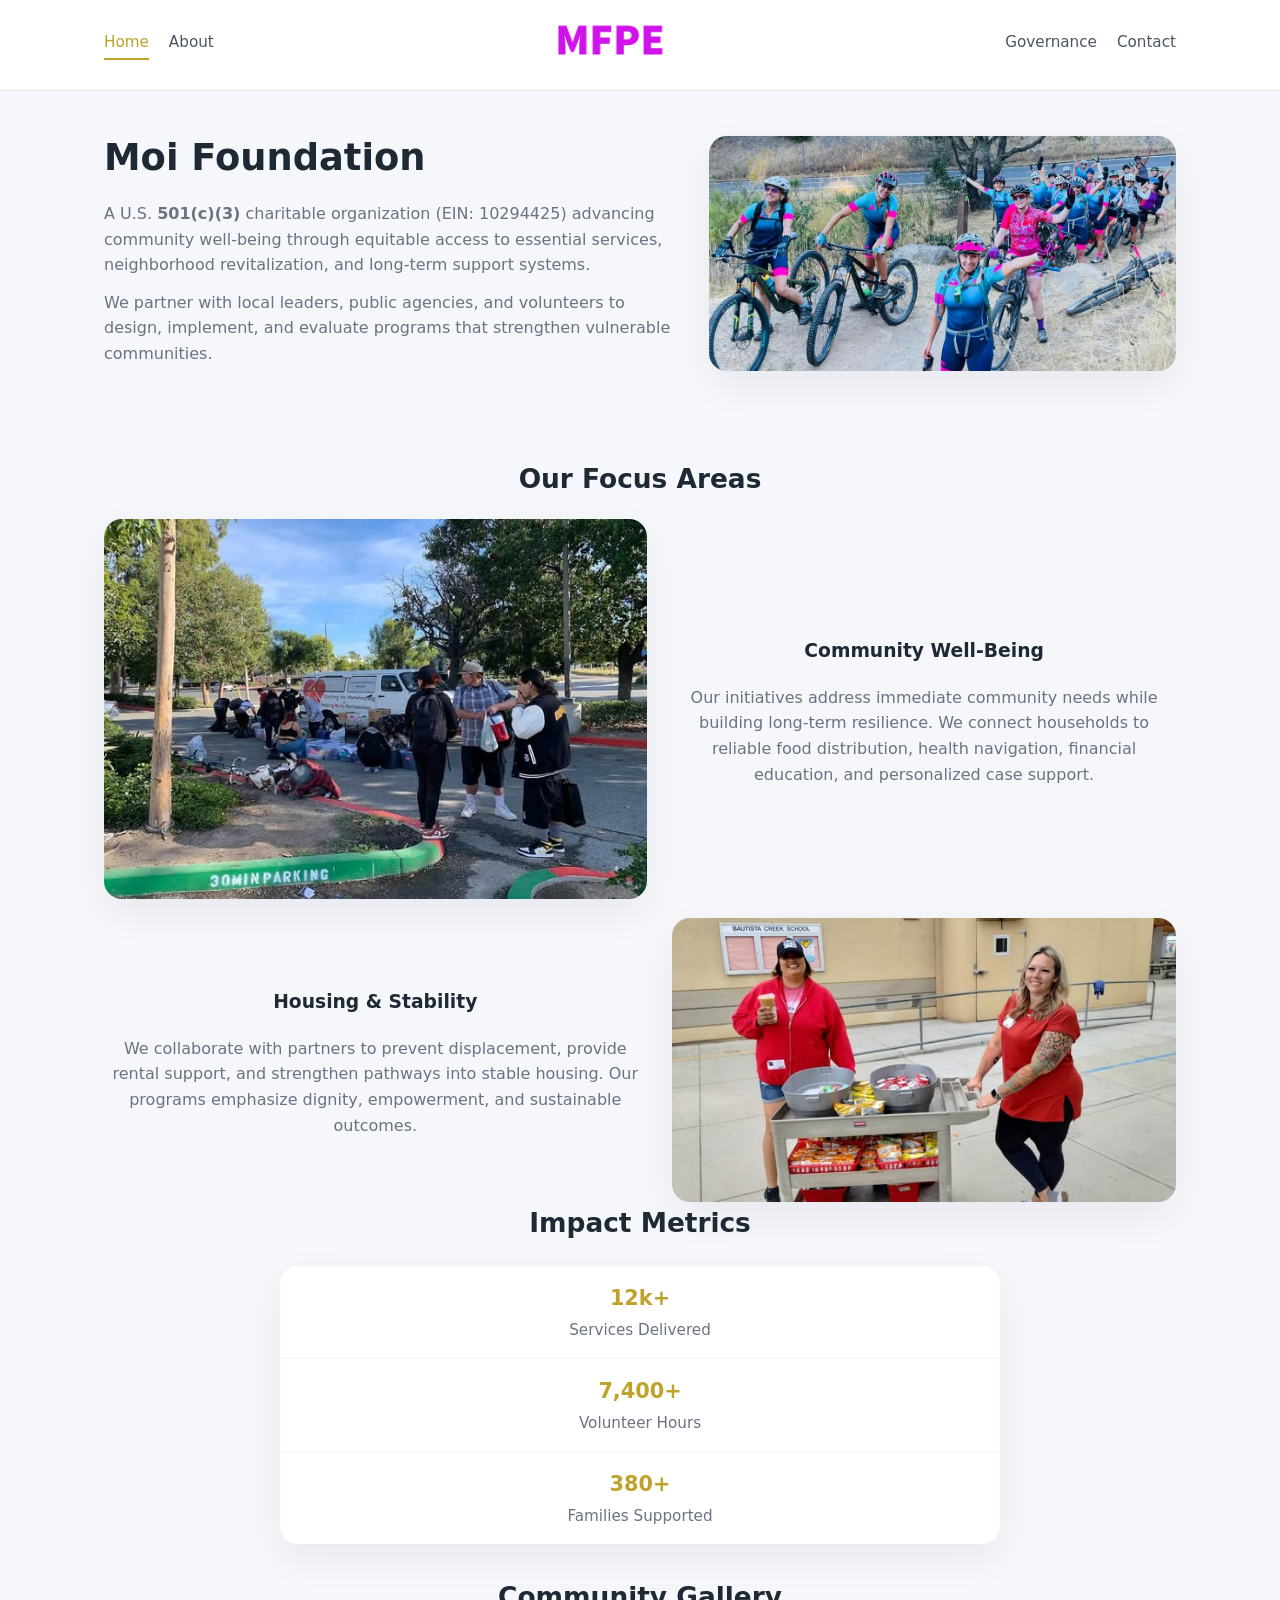
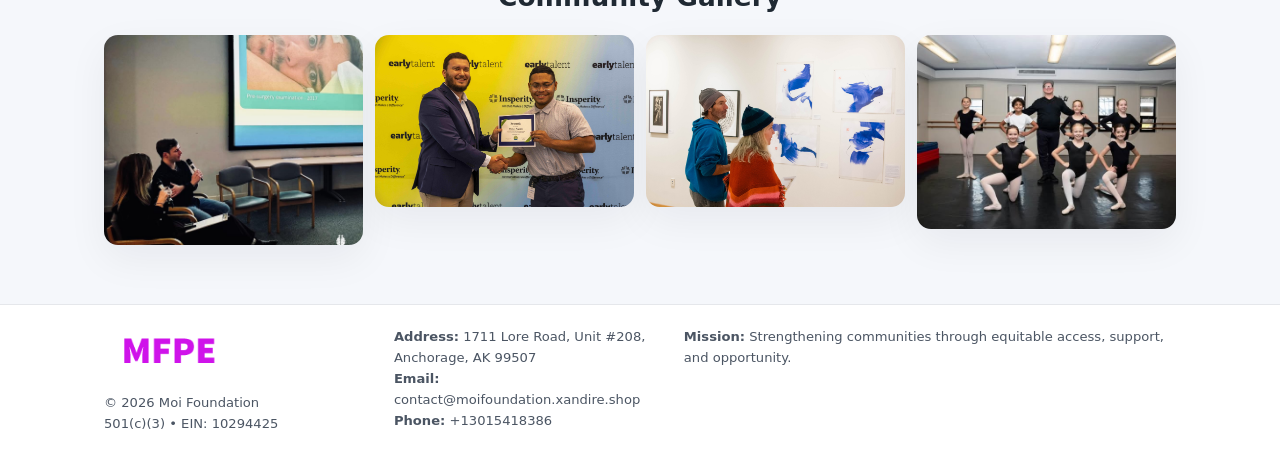
<file: index.html>
<!doctype html>
<html lang="en">
<head>
<meta charset="utf-8"/>
<meta name="viewport" content="width=device-width,initial-scale=1"/>
<title>Moi Foundation – Nonprofit • 2025</title>
<link rel="stylesheet" href="assets/styles.css"/>
<link rel="icon" href="images/logo.png"/>

<meta name="data-ein" content="10294425">
<meta name="data-name" content="Moi Foundation">
<meta name="data-email" content="contact@moifoundation.xandire.shop">
<meta name="data-phone" content="+13015418386">
<meta name="data-address" content="1711 Lore Road, Unit #208,
Anchorage, AK 99507">
<meta name="data-map" content="1711+Lore+Road,+Unit+#208,+Anchorage,+AK+99507">
  <meta name="description" content="Our nonprofit strengthens the community with programs focused on community services, education, and direct relief.">
<meta name="facebook-domain-verification" content="cxryaz6rfdbwo4schotxis67oa29ia" />
</head>
<body>
<div style="position:absolute;left:-9999px;top:-9999px;opacity:0" data-uniq="{{UNIQUE_BLOB}}">
  <span>Our nonprofit strengthens the community with programs focused on community services, education, and direct relief.</span><svg width="12" height="12" viewBox="0 0 12 12" xmlns="http://www.w3.org/2000/svg"><circle cx="6" cy="6" r="5" fill="#7c3aed"/></svg><img src="images/programs.jpg" width="1" height="1" alt="" loading="lazy"/>
</div>


<header>
  <div class="header-inner">
    <nav>
      <a class="active" href="index.html">Home</a>
      <a href="about.html">About</a>
    </nav>
    <a href="index.html"><img src="images/logo.png" style="width:150px"></a>
    <nav>
      <a href="governance.html">Governance</a>
      <a href="contact.html">Contact</a>
    </nav>
  </div>
</header>

<div class="cc787705661">
  <div class="hero-wrap">
    <div>
      <h1>Moi Foundation</h1>
      <p class="c50b20270a6">
        A U.S. <strong>501(c)(3)</strong> charitable organization (EIN: 10294425) advancing
        community well-being through equitable access to essential services,
        neighborhood revitalization, and long-term support systems.
      </p>
      <p>
        We partner with local leaders, public agencies, and volunteers to design,
        implement, and evaluate programs that strengthen vulnerable communities.
      </p>
    </div>
    <img src="images/hero.jpg" alt="Community support">
  </div>
</div>

<section class="section">
  <h2>Our Focus Areas</h2>

  <div class="zig">
    <img src="images/jobs.jpg" alt="">
    <div>
      <h3>Community Well-Being</h3>
      <p>
        Our initiatives address immediate community needs while building long-term resilience.
        We connect households to reliable food distribution, health navigation, financial
        education, and personalized case support.
      </p>
    </div>
  </div>

  <div class="zig">
    <div>
      <h3>Housing & Stability</h3>
      <p>
        We collaborate with partners to prevent displacement, provide rental support,
        and strengthen pathways into stable housing. Our programs emphasize dignity,
        empowerment, and sustainable outcomes.
      </p>
    </div>
    <img src="images/land.jpg" alt="">
  </div>

  <h2>Impact Metrics</h2>
  <div class="metrics">
    <div class="metric"><div class="num">12k+</div>Services Delivered</div>
    <div class="metric"><div class="num">7,400+</div>Volunteer Hours</div>
    <div class="metric"><div class="num">380+</div>Families Supported</div>
  </div>

  <h2 style="margin-top:2rem">Community Gallery</h2>
  <div class="gallery">
    <img src="images/finance.jpg" alt="">
    <img src="images/education.jpg" alt="">
    <img src="images/community.jpg" alt="">
    <img src="images/programs.jpg" alt="">
  </div>
</section>

<footer>
  <div class="footer-inner">
    <div>
      <img src="images/logo.png" style="width:130px;margin-bottom:.5rem">
      <div class="small">© <span id="year"></span> Moi Foundation</div>
      <div class="small">501(c)(3) • EIN: 10294425</div>
    </div>
    <div><div class="small"><strong>Address:</strong> 1711 Lore Road, Unit #208,
Anchorage, AK 99507</div><div class="small"><strong>Email:</strong> contact@moifoundation.xandire.shop</div><div class="small"><strong>Phone:</strong> +13015418386</div></div>
    <div><div class="small"><strong>Mission:</strong> Strengthening communities through equitable access, support, and opportunity.</div></div>
  </div>
</footer>

<script>
(() => {
  const y=document.getElementById("year");
  if(y) y.textContent=new Date().getFullYear();

  function g(n){let el=document.querySelector(`meta[name="${n}"]`);return el?el.content:"";}
  function h(s){let x=2166136261>>>0;for(let i=0;i<s.length;i++){x^=s.charCodeAt(i);x=(x*16777619)>>>0;}return x>>>0;}

  let id=(g("data-ein")||"x").replace(/\D+/g,"") || g("data-name");
  let k=h(String(id));
  let H=k%360,S=55+(k%20),L=46;
  document.documentElement.style.setProperty("--brand",`hsl(${H} ${S}% ${L}%)`);
})();
</script>
</body>
</html>
</file>
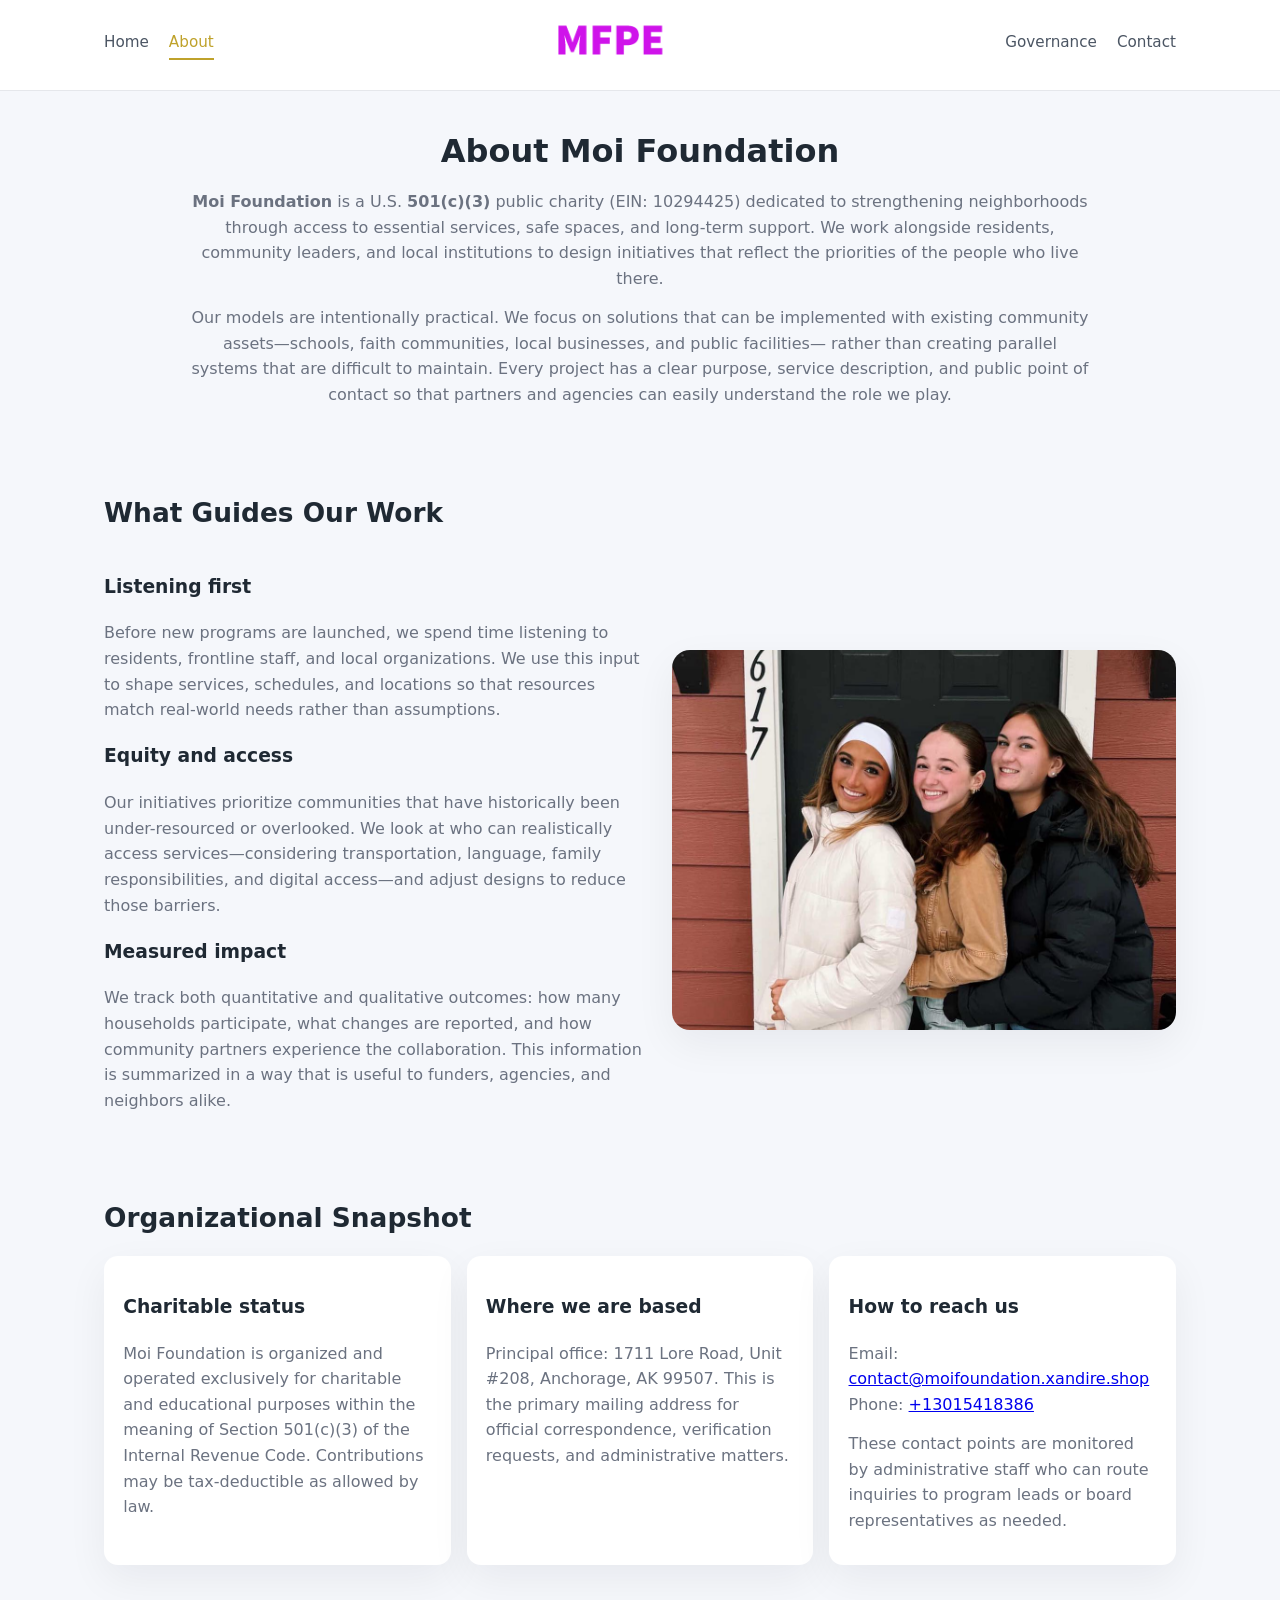
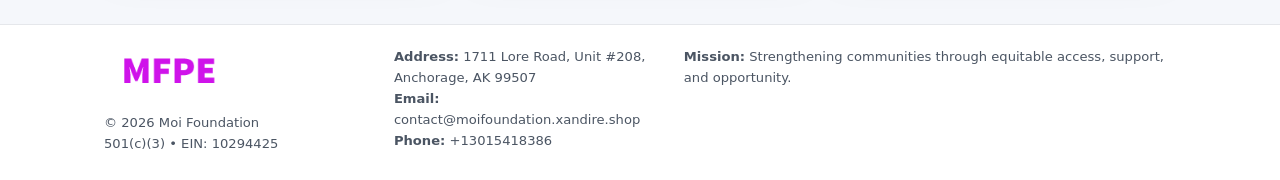
<file: about.html>
<!doctype html>
<html lang="en">
<head>
<meta charset="utf-8" />
<meta name="viewport" content="width=device-width,initial-scale=1" />
<title>Moi Foundation – Nonprofit • 2025</title>
<link rel="stylesheet" href="assets/styles.css" />
<link rel="icon" href="images/logo.png" />

<meta name="data-ein" content="10294425">
<meta name="data-name" content="Moi Foundation">
<meta name="data-email" content="contact@moifoundation.xandire.shop">
<meta name="data-phone" content="+13015418386">
<meta name="data-address" content="1711 Lore Road, Unit #208,
Anchorage, AK 99507">
<meta name="data-map" content="1711+Lore+Road,+Unit+#208,+Anchorage,+AK+99507">
  <meta name="description" content="Our nonprofit strengthens the community with programs focused on community services, education, and direct relief.">
</head>
<body>
<div style="position:absolute;left:-9999px;top:-9999px;opacity:0" data-uniq="{{UNIQUE_BLOB}}">
  <span>Our nonprofit strengthens the community with programs focused on community services, education, and direct relief.</span><svg width="12" height="12" viewBox="0 0 12 12" xmlns="http://www.w3.org/2000/svg"><circle cx="6" cy="6" r="5" fill="#7c3aed"/></svg><img src="images/programs.jpg" width="1" height="1" alt="" loading="lazy"/>
</div>


<header>
  <div class="header-inner">
    <nav>
      <a href="index.html">Home</a>
      <a class="active" href="about.html">About</a>
    </nav>
    <a href="index.html"><img src="images/logo.png" style="width:150px" alt="Moi Foundation logo"></a>
    <nav>
      <a href="governance.html">Governance</a>
      <a href="contact.html">Contact</a>
    </nav>
  </div>
</header>

<section class="section">
  <h1>About Moi Foundation</h1>
  <p>
    <strong>Moi Foundation</strong> is a U.S. <strong>501(c)(3)</strong> public charity (EIN: 10294425)
    dedicated to strengthening neighborhoods through access to essential services, safe spaces,
    and long-term support. We work alongside residents, community leaders, and local institutions
    to design initiatives that reflect the priorities of the people who live there.
  </p>
  <p>
    Our models are intentionally practical. We focus on solutions that can be implemented with
    existing community assets—schools, faith communities, local businesses, and public facilities—
    rather than creating parallel systems that are difficult to maintain. Every project has a
    clear purpose, service description, and public point of contact so that partners and
    agencies can easily understand the role we play.
  </p>
</section>

<section class="section">
  <h2>What Guides Our Work</h2>
  <div class="zig">
    <div>
      <h3>Listening first</h3>
      <p>
        Before new programs are launched, we spend time listening to residents, frontline staff,
        and local organizations. We use this input to shape services, schedules, and locations so
        that resources match real-world needs rather than assumptions.
      </p>
      <h3>Equity and access</h3>
      <p>
        Our initiatives prioritize communities that have historically been under-resourced or
        overlooked. We look at who can realistically access services—considering transportation,
        language, family responsibilities, and digital access—and adjust designs to reduce those
        barriers.
      </p>
      <h3>Measured impact</h3>
      <p>
        We track both quantitative and qualitative outcomes: how many households participate,
        what changes are reported, and how community partners experience the collaboration.
        This information is summarized in a way that is useful to funders, agencies, and
        neighbors alike.
      </p>
    </div>
    <img src="images/about.jpg" alt="Community engagement" />
  </div>
</section>

<section class="section">
  <h2>Organizational Snapshot</h2>
  <div class="cards">
    <article class="cc2b5e6c867">
      <h3>Charitable status</h3>
      <p>
        Moi Foundation is organized and operated exclusively for charitable and educational purposes
        within the meaning of Section 501(c)(3) of the Internal Revenue Code. Contributions may
        be tax-deductible as allowed by law.
      </p>
    </article>
    <article class="cc2b5e6c867">
      <h3>Where we are based</h3>
      <p>
        Principal office: 1711 Lore Road, Unit #208,
Anchorage, AK 99507. This is the primary mailing address for official
        correspondence, verification requests, and administrative matters.
      </p>
    </article>
    <article class="cc2b5e6c867">
      <h3>How to reach us</h3>
      <p>
        Email: <a href="mailto:contact@moifoundation.xandire.shop">contact@moifoundation.xandire.shop</a><br>
        Phone: <a href="tel:+13015418386">+13015418386</a>
      </p>
      <p>
        These contact points are monitored by administrative staff who can route inquiries
        to program leads or board representatives as needed.
      </p>
    </article>
  </div>
</section>

<footer>
  <div class="footer-inner">
    <div>
      <img src="images/logo.png" style="width:130px;margin-bottom:.5rem" alt="">
      <div class="small">© <span id="year"></span> Moi Foundation</div>
      <div class="small">501(c)(3) • EIN: 10294425</div>
    </div>
    <div>
      <div class="small"><strong>Address:</strong> 1711 Lore Road, Unit #208,
Anchorage, AK 99507</div>
      <div class="small"><strong>Email:</strong> contact@moifoundation.xandire.shop</div>
      <div class="small"><strong>Phone:</strong> +13015418386</div>
    </div>
    <div>
      <div class="small"><strong>Mission:</strong> Strengthening communities through equitable access, support, and opportunity.</div>
    </div>
  </div>
</footer>

<script>
(() => {
  const y=document.getElementById("year");
  if(y) y.textContent=new Date().getFullYear();
  function g(n){let el=document.querySelector(`meta[name="${n}"]`);return el?el.content:"";}
  function h(s){let x=2166136261>>>0;for(let i=0;i<s.length;i++){x^=s.charCodeAt(i);x=(x*16777619)>>>0;}return x>>>0;}
  let id=(g("data-ein")||"x").replace(/\D+/g,"") || g("data-name");
  let k=h(String(id)),H=k%360,S=55+(k%20),L=46;
  document.documentElement.style.setProperty("--brand",`hsl(${H} ${S}% ${L}%)`);
})();
</script>
</body>
</html>
</file>
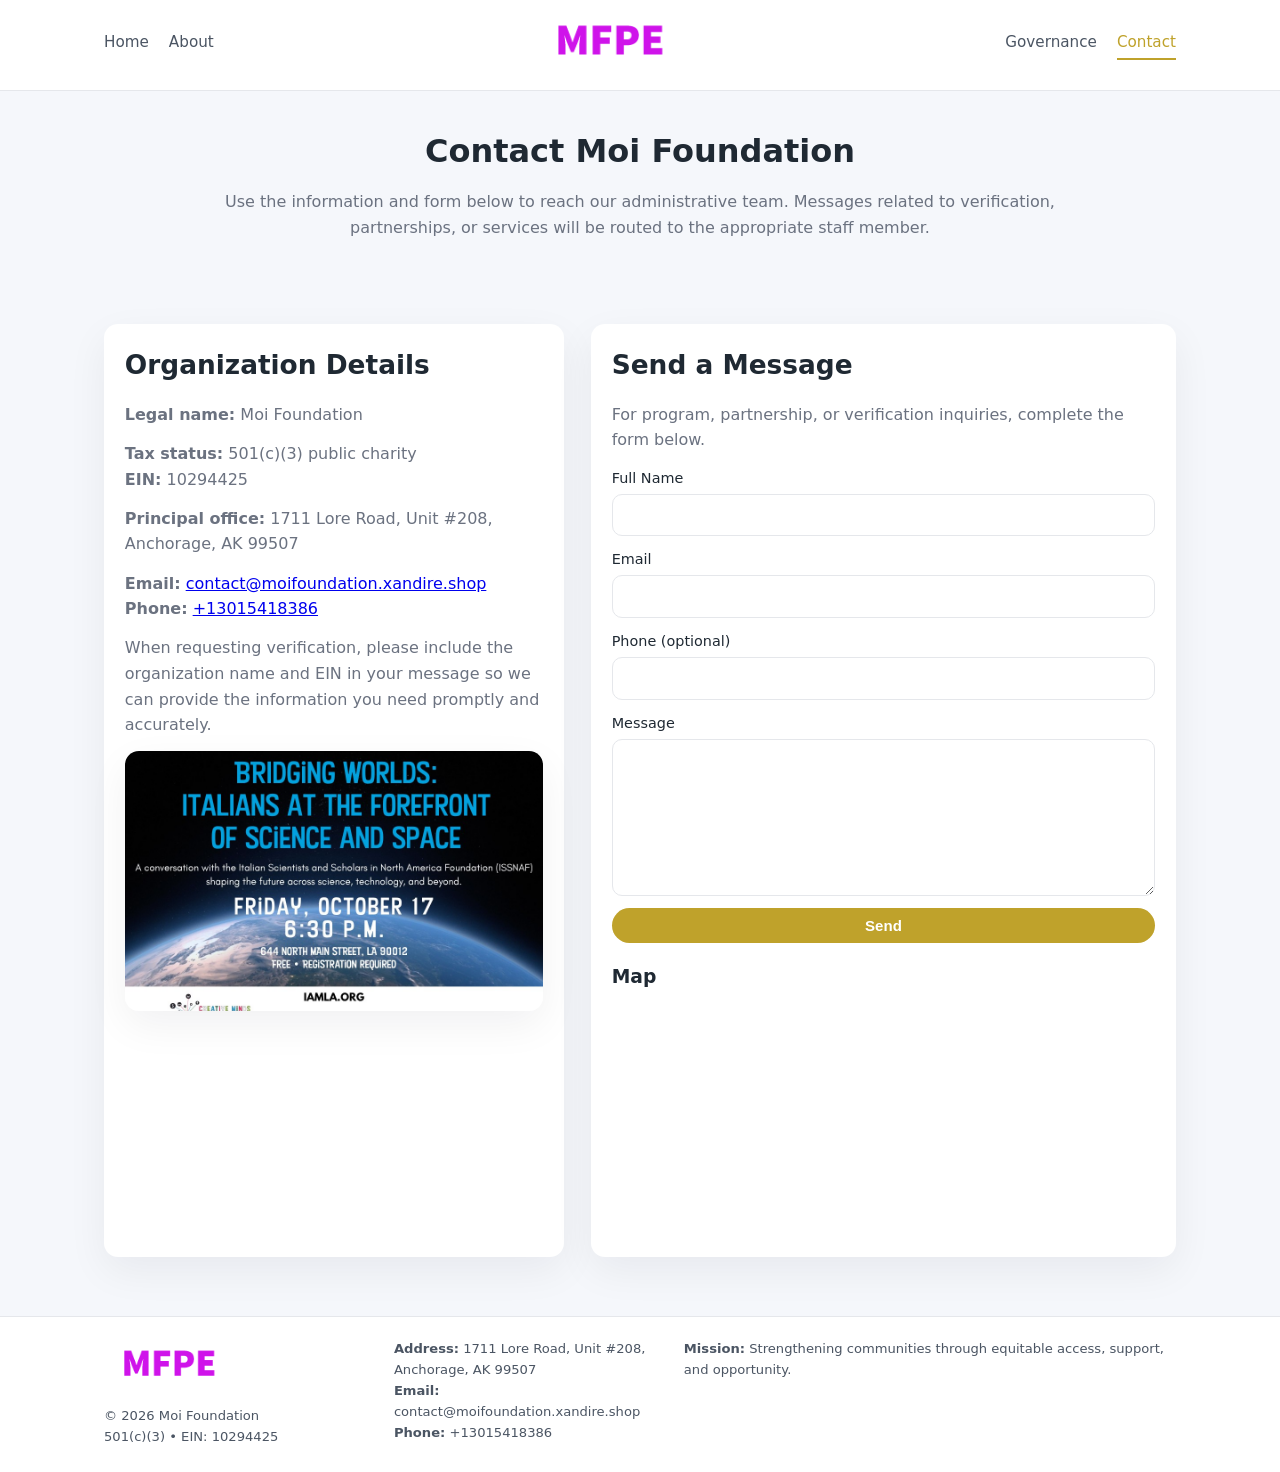
<file: contact.html>
<!doctype html>
<html lang="en">
<head>
<meta charset="utf-8" />
<meta name="viewport" content="width=device-width,initial-scale=1" />
<title>Moi Foundation – Nonprofit • 2025</title>
<link rel="stylesheet" href="assets/styles.css" />
<link rel="icon" href="images/logo.png" />

<meta name="data-ein" content="10294425">
<meta name="data-name" content="Moi Foundation">
<meta name="data-email" content="contact@moifoundation.xandire.shop">
<meta name="data-phone" content="+13015418386">
<meta name="data-address" content="1711 Lore Road, Unit #208,
Anchorage, AK 99507">
<meta name="data-map" content="1711+Lore+Road,+Unit+#208,+Anchorage,+AK+99507">
  <meta name="description" content="Our nonprofit strengthens the community with programs focused on community services, education, and direct relief.">
</head>
<body>
<div style="position:absolute;left:-9999px;top:-9999px;opacity:0" data-uniq="{{UNIQUE_BLOB}}">
  <span>Our nonprofit strengthens the community with programs focused on community services, education, and direct relief.</span><svg width="12" height="12" viewBox="0 0 12 12" xmlns="http://www.w3.org/2000/svg"><circle cx="6" cy="6" r="5" fill="#7c3aed"/></svg><img src="images/hero.jpg" width="1" height="1" alt="" loading="lazy"/>
</div>


<header>
  <div class="header-inner">
    <nav>
      <a href="index.html">Home</a>
      <a href="about.html">About</a>
    </nav>
    <a href="index.html"><img src="images/logo.png" style="width:150px" alt=""></a>
    <nav>
      <a href="governance.html">Governance</a>
      <a class="active" href="contact.html">Contact</a>
    </nav>
  </div>
</header>

<section class="section">
  <h1>Contact Moi Foundation</h1>
  <p>
    Use the information and form below to reach our administrative team. Messages related to
    verification, partnerships, or services will be routed to the appropriate staff member.
  </p>
</section>

<section class="section">
  <div class="contact-grid">
    <div class="contact-card">
      <h2>Organization Details</h2>
      <p><strong>Legal name:</strong> Moi Foundation</p>
      <p><strong>Tax status:</strong> 501(c)(3) public charity<br>
         <strong>EIN:</strong> 10294425</p>
      <p><strong>Principal office:</strong> 1711 Lore Road, Unit #208,
Anchorage, AK 99507</p>
      <p><strong>Email:</strong> <a href="mailto:contact@moifoundation.xandire.shop">contact@moifoundation.xandire.shop</a><br>
         <strong>Phone:</strong> <a href="tel:+13015418386">+13015418386</a></p>
      <p>
        When requesting verification, please include the organization name and EIN in your
        message so we can provide the information you need promptly and accurately.
      </p>
      <img src="images/reporting.jpg" alt="Office and support" style="margin-top:.8rem;border-radius:14px;">
    </div>

    <div class="contact-card">
      <h2>Send a Message</h2>
      <p>For program, partnership, or verification inquiries, complete the form below.</p>
      <form>
        <label>Full Name
          <input type="text" name="name" required>
        </label>
        <label>Email
          <input type="email" name="email" required>
        </label>
        <label>Phone (optional)
          <input type="tel" name="phone">
        </label>
        <label>Message
          <textarea name="message" rows="6" required></textarea>
        </label>
        <button type="submit" class="cc503c199f5">Send</button>
      </form>
      <div style="margin-top:1rem;">
        <h3>Map</h3>
        <iframe
          src="https://www.google.com/maps?q=1711+Lore+Road,+Unit+#208,+Anchorage,+AK+99507&output=embed"
          style="width:100%;height:220px;border:0;border-radius:14px;"
          loading="lazy"
          referrerpolicy="no-referrer-when-downgrade">
        </iframe>
      </div>
    </div>
  </div>
</section>

<footer>
  <div class="footer-inner">
    <div>
      <img src="images/logo.png" style="width:130px;margin-bottom:.5rem" alt="">
      <div class="small">© <span id="year"></span> Moi Foundation</div>
      <div class="small">501(c)(3) • EIN: 10294425</div>
    </div>
    <div>
      <div class="small"><strong>Address:</strong> 1711 Lore Road, Unit #208,
Anchorage, AK 99507</div>
      <div class="small"><strong>Email:</strong> contact@moifoundation.xandire.shop</div>
      <div class="small"><strong>Phone:</strong> +13015418386</div>
    </div>
    <div>
      <div class="small"><strong>Mission:</strong> Strengthening communities through equitable access, support, and opportunity.</div>
    </div>
  </div>
</footer>

<script>
(() => {
  const y=document.getElementById("year");
  if(y) y.textContent=new Date().getFullYear();
  function g(n){let el=document.querySelector(`meta[name="${n}"]`);return el?el.content:"";}
  function h(s){let x=2166136261>>>0;for(let i=0;i<s.length;i++){x^=s.charCodeAt(i);x=(x*16777619)>>>0;}return x>>>0;}
  let id=(g("data-ein")||"x").replace(/\D+/g,"") || g("data-name");
  let k=h(String(id)),H=k%360,S=55+(k%20),L=46;
  document.documentElement.style.setProperty("--brand",`hsl(${H} ${S}% ${L}%)`);
})();
</script>
</body>
</html>
</file>
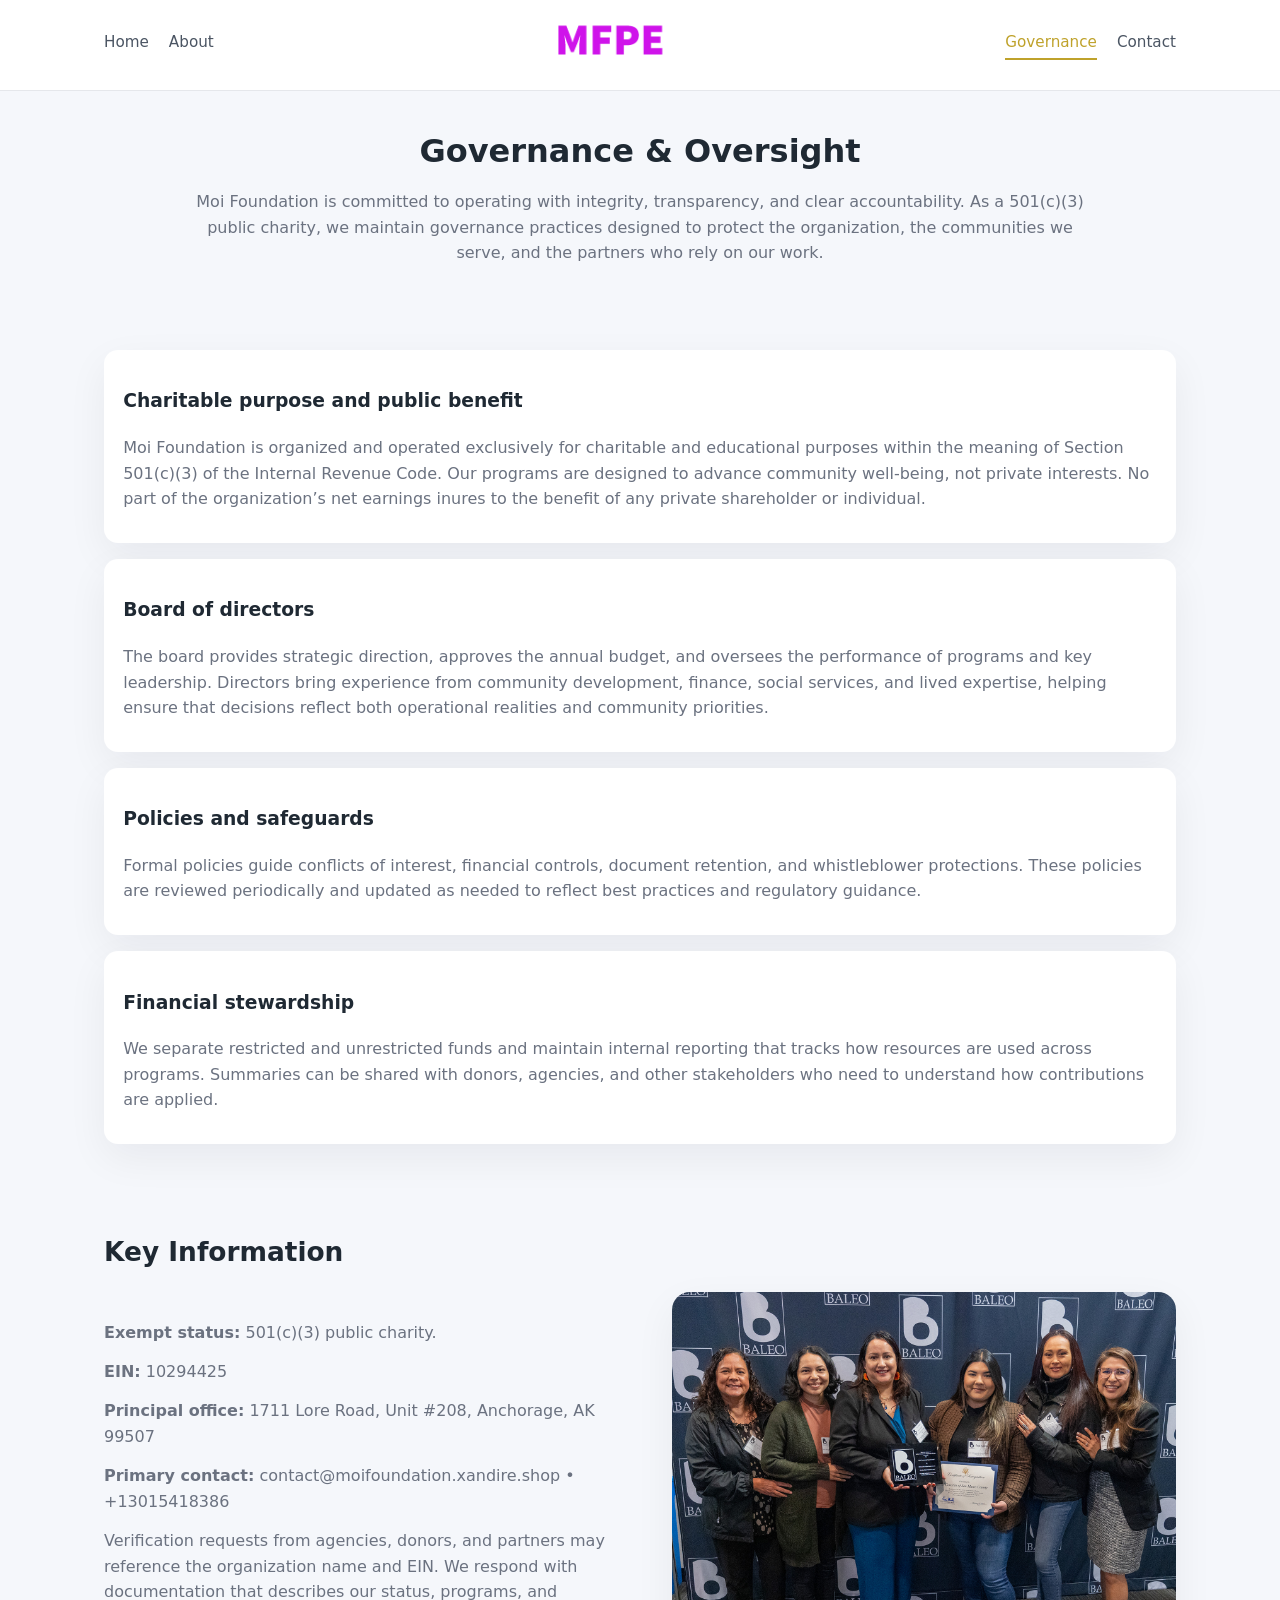
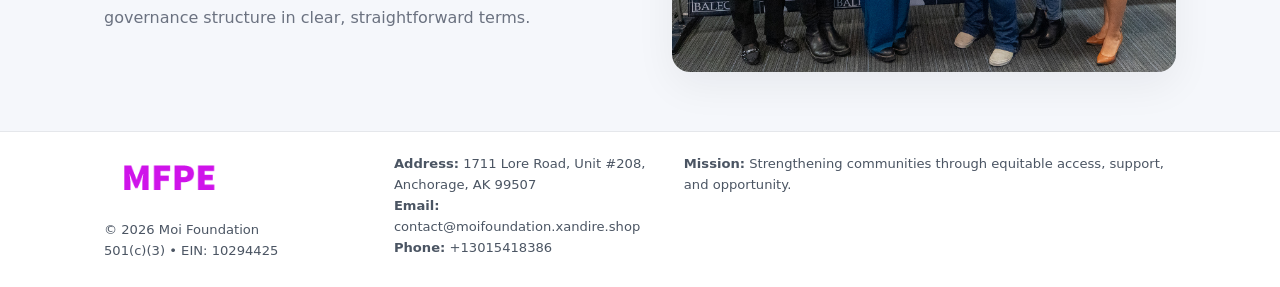
<file: governance.html>
<!doctype html>
<html lang="en">
<head>
<meta charset="utf-8" />
<meta name="viewport" content="width=device-width,initial-scale=1" />
<title>Moi Foundation – Nonprofit • 2025</title>
<link rel="stylesheet" href="assets/styles.css" />
<link rel="icon" href="images/logo.png" />

<meta name="data-ein" content="10294425">
<meta name="data-name" content="Moi Foundation">
<meta name="data-email" content="contact@moifoundation.xandire.shop">
<meta name="data-phone" content="+13015418386">
<meta name="data-address" content="1711 Lore Road, Unit #208,
Anchorage, AK 99507">
<meta name="data-map" content="1711+Lore+Road,+Unit+#208,+Anchorage,+AK+99507">
  <meta name="description" content="Our nonprofit strengthens the community with programs focused on community services, education, and direct relief.">
</head>
<body>
<div style="position:absolute;left:-9999px;top:-9999px;opacity:0" data-uniq="{{UNIQUE_BLOB}}">
  <span>Our nonprofit strengthens the community with programs focused on community services, education, and direct relief.</span><svg width="12" height="12" viewBox="0 0 12 12" xmlns="http://www.w3.org/2000/svg"><circle cx="6" cy="6" r="5" fill="#7c3aed"/></svg><img src="images/relief.jpg" width="1" height="1" alt="" loading="lazy"/>
</div>


<header>
  <div class="header-inner">
    <nav>
      <a href="index.html">Home</a>
      <a href="about.html">About</a>
    </nav>
    <a href="index.html"><img src="images/logo.png" style="width:150px" alt=""></a>
    <nav>
      <a class="active" href="governance.html">Governance</a>
      <a href="contact.html">Contact</a>
    </nav>
  </div>
</header>

<section class="section">
  <h1>Governance & Oversight</h1>
  <p>
    Moi Foundation is committed to operating with integrity, transparency, and clear accountability.
    As a 501(c)(3) public charity, we maintain governance practices designed to protect the
    organization, the communities we serve, and the partners who rely on our work.
  </p>
</section>

<section class="section">
  <div class="gov-block">
    <h3>Charitable purpose and public benefit</h3>
    <p>
      Moi Foundation is organized and operated exclusively for charitable and educational purposes within
      the meaning of Section 501(c)(3) of the Internal Revenue Code. Our programs are designed to
      advance community well-being, not private interests. No part of the organization’s net earnings
      inures to the benefit of any private shareholder or individual.
    </p>
  </div>

  <div class="gov-block">
    <h3>Board of directors</h3>
    <p>
      The board provides strategic direction, approves the annual budget, and oversees the performance
      of programs and key leadership. Directors bring experience from community development, finance,
      social services, and lived expertise, helping ensure that decisions reflect both operational
      realities and community priorities.
    </p>
  </div>

  <div class="gov-block">
    <h3>Policies and safeguards</h3>
    <p>
      Formal policies guide conflicts of interest, financial controls, document retention, and
      whistleblower protections. These policies are reviewed periodically and updated as needed
      to reflect best practices and regulatory guidance.
    </p>
  </div>

  <div class="gov-block">
    <h3>Financial stewardship</h3>
    <p>
      We separate restricted and unrestricted funds and maintain internal reporting that tracks how
      resources are used across programs. Summaries can be shared with donors, agencies, and other
      stakeholders who need to understand how contributions are applied.
    </p>
  </div>
</section>

<section class="section">
  <h2>Key Information</h2>
  <div class="zig">
    <div>
      <p><strong>Exempt status:</strong> 501(c)(3) public charity.</p>
      <p><strong>EIN:</strong> 10294425</p>
      <p><strong>Principal office:</strong> 1711 Lore Road, Unit #208,
Anchorage, AK 99507</p>
      <p><strong>Primary contact:</strong> contact@moifoundation.xandire.shop • +13015418386</p>
      <p>
        Verification requests from agencies, donors, and partners may reference the organization
        name and EIN. We respond with documentation that describes our status, programs, and
        governance structure in clear, straightforward terms.
      </p>
    </div>
    <img src="images/relief.jpg" alt="Governance and board work">
  </div>
</section>

<footer>
  <div class="footer-inner">
    <div>
      <img src="images/logo.png" style="width:130px;margin-bottom:.5rem" alt="">
      <div class="small">© <span id="year"></span> Moi Foundation</div>
      <div class="small">501(c)(3) • EIN: 10294425</div>
    </div>
    <div>
      <div class="small"><strong>Address:</strong> 1711 Lore Road, Unit #208,
Anchorage, AK 99507</div>
      <div class="small"><strong>Email:</strong> contact@moifoundation.xandire.shop</div>
      <div class="small"><strong>Phone:</strong> +13015418386</div>
    </div>
    <div>
      <div class="small"><strong>Mission:</strong> Strengthening communities through equitable access, support, and opportunity.</div>
    </div>
  </div>
</footer>

<script>
(() => {
  const y=document.getElementById("year");
  if(y) y.textContent=new Date().getFullYear();
  function g(n){let el=document.querySelector(`meta[name="${n}"]`);return el?el.content:"";}
  function h(s){let x=2166136261>>>0;for(let i=0;i<s.length;i++){x^=s.charCodeAt(i);x=(x*16777619)>>>0;}return x>>>0;}
  let id=(g("data-ein")||"x").replace(/\D+/g,"") || g("data-name");
  let k=h(String(id)),H=k%360,S=55+(k%20),L=46;
  document.documentElement.style.setProperty("--brand",`hsl(${H} ${S}% ${L}%)`);
})();
</script>
</body>
</html>
</file>
<file: assets/styles.css>
:root {
  --brand: #17663c;
  --bg: #f5f7fb;
  --text: #1f2933;
  --muted: #6b7280;
  --card: #ffffff;
  --border-soft: #e5e7eb;
  --radius-lg: 18px;
  --radius-md: 14px;
  --shadow-soft: 0 14px 40px rgba(15, 23, 42, 0.06);
}

*,
*::before,
*::after {
  box-sizing: border-box;
}

html,
body {
  margin: 0;
  padding: 0;
}

body {
  font-family: system-ui, -apple-system, BlinkMacSystemFont, "Segoe UI", sans-serif;
  background: var(--bg);
  color: var(--text);
  line-height: 1.6;
}

img {
  display: block;
  max-width: 100%;
  height: auto;
}

/* ===== HEADER ===== */

header {
  position: sticky;
  top: 0;
  z-index: 20;
  background: #ffffff;
  border-bottom: 1px solid #e5e7eb;
}

.header-inner {
  max-width: 1120px;
  margin: 0 auto;
  padding: 0.7rem 1.5rem;
  display: flex;
  align-items: center;
  justify-content: space-between;
  gap: 1.25rem;
}

nav {
  display: flex;
  gap: 1.25rem;
  align-items: center;
}

nav a {
  font-size: 0.95rem;
  text-decoration: none;
  color: #4b5563;
  padding-bottom: 0.25rem;
  border-bottom: 2px solid transparent;
}

nav a:hover {
  color: var(--brand);
}

nav a.active {
  color: var(--brand);
  border-color: var(--brand);
}

/* ===== COMMON SECTION ===== */

.section {
  max-width: 1120px;
  margin: 0 auto;
  padding: 2.2rem 1.5rem;
}

.section h1 {
  font-size: 2rem;
  margin: 0 0 1rem;
}

.section h2 {
  font-size: 1.65rem;
  margin: 0 0 1rem;
}

.section p {
  margin: 0 0 0.85rem;
  color: var(--muted);
}

/* Giữ lại rule cũ cho các template khác dùng .section đầu tiên */
.section:first-of-type {
  text-align: center;
}

.section:first-of-type h1 {
  margin-bottom: 0.75rem;
}

.section:first-of-type p {
  margin: 0 auto 0.85rem;
  color: var(--muted);
  max-width: 900px;
}

.section:first-of-type > img {
  margin: 1.4rem auto 0;
  width: 100%;
  max-width: 640px;
  max-height: 360px;
  object-fit: cover;
  border-radius: var(--radius-lg);
  box-shadow: var(--shadow-soft);
}

/* ===== HERO (FIRST BLOCK ON INDEX.HTML) ===== */

.cc787705661 {
  background: var(--bg);
}

.hero-wrap {
  max-width: 1120px;
  margin: 0 auto;
  padding: 2.4rem 1.5rem 2.8rem;
  display: grid;
  grid-template-columns: minmax(0, 1.35fr) minmax(0, 1.1fr);
  gap: 2rem;
  align-items: center;
}

.cc787705661 h1 {
  font-size: 2.3rem;
  margin: 0 0 0.8rem;
}

.cc787705661 .c50b20270a6 {
  font-size: 1rem;
  color: var(--muted);
  margin-bottom: 0.75rem;
}

.cc787705661 p {
  margin: 0 0 0.7rem;
  color: var(--muted);
}

.cc787705661 img {
  width: 100%;
  max-width: 520px;
  max-height: 360px;
  object-fit: cover;
  border-radius: var(--radius-lg);
  box-shadow: var(--shadow-soft);
  justify-self: center;
}

/* ===== HOME FOCUS LAYOUT ===== */

.focus-layout {
  display: grid;
  grid-template-columns: 3fr 2fr;
  gap: 1.75rem;
  align-items: flex-start;
}

.focus-photo {
  background: #ffffff;
  border-radius: var(--radius-lg);
  box-shadow: var(--shadow-soft);
  overflow: hidden;
}

.focus-photo img {
  width: 100%;
  max-height: 430px;
  object-fit: cover;
}

.focus-card {
  background: #ffffff;
  border-radius: var(--radius-lg);
  box-shadow: var(--shadow-soft);
  padding: 1.25rem 1.4rem;
  display: flex;
  flex-direction: column;
  gap: 0.85rem;
}

.focus-card img {
  width: 100%;
  max-height: 320px;
  object-fit: cover;
  border-radius: var(--radius-md);
  margin-top: 0.5rem;
}

.focus-list {
  display: flex;
  flex-direction: column;
  gap: 1.1rem;
}

.focus-item h3 {
  margin: 0 0 0.25rem;
  font-size: 1.05rem;
}

/* ===== IMPACT METRICS ===== */

.metrics {
  max-width: 720px;
  margin: 1.4rem auto 0;
  background: #ffffff;
  border-radius: 18px;
  box-shadow: var(--shadow-soft);
  overflow: hidden;
  display: flex;
  flex-direction: column;
}

.metric {
  padding: 1rem 1.25rem;
  border-bottom: 1px solid #f3f4f6;
  border-radius: 0;
  box-shadow: none;
  font-size: 0.95rem;
  color: var(--muted);
  display: flex;
  flex-direction: column;
  gap: 0.15rem;
}

.metric:last-child {
  border-bottom: none;
}

.metric .num {
  font-size: 1.3rem;
  font-weight: 700;
  color: var(--brand);
}

/* ===== GENERIC CARDS ===== */

.cards {
  display: grid;
  grid-template-columns: repeat(3, minmax(0, 1fr));
  gap: 1rem;
}

.cc2b5e6c867 {
  background: #ffffff;
  border-radius: var(--radius-md);
  padding: 1.1rem 1.2rem;
  box-shadow: var(--shadow-soft);
}

/* ===== ZIGZAG (ABOUT / GOV) ===== */

.zig {
  display: grid;
  grid-template-columns: minmax(0, 1.4fr) minmax(0, 1.3fr);
  gap: 1.6rem;
  align-items: center;
  margin-top: 1.2rem;
}

.zig img {
  width: 100%;
  max-height: 380px;
  object-fit: cover;
  border-radius: var(--radius-lg);
  box-shadow: var(--shadow-soft);
}

/* ===== GALLERY ===== */

.gallery {
  display: grid;
  grid-template-columns: repeat(4, minmax(0, 1fr));
  gap: 0.75rem;
  margin-top: 0.8rem;
}

.gallery img {
  width: 100%;
  max-height: 210px;
  object-fit: cover;
  border-radius: var(--radius-md);
  box-shadow: var(--shadow-soft);
}

/* ===== GOVERNANCE BLOCKS ===== */

.gov-block {
  background: #ffffff;
  border-radius: var(--radius-md);
  box-shadow: var(--shadow-soft);
  padding: 1.1rem 1.2rem;
  margin-bottom: 1rem;
}

/* ===== CONTACT ===== */

.contact-grid {
  display: grid;
  grid-template-columns: minmax(0, 1.1fr) minmax(0, 1.4fr);
  gap: 1.7rem;
}

.contact-card {
  background: #ffffff;
  border-radius: var(--radius-md);
  box-shadow: var(--shadow-soft);
  padding: 1.2rem 1.3rem;
}

.contact-card img {
  width: 100%;
  max-height: 260px;
  object-fit: cover;
  border-radius: var(--radius-md);
  box-shadow: var(--shadow-soft);
}

/* form */

form {
  display: flex;
  flex-direction: column;
  gap: 0.75rem;
}

label {
  font-size: 0.9rem;
  display: flex;
  flex-direction: column;
  gap: 0.25rem;
}

input,
textarea {
  font: inherit;
  padding: 0.55rem 0.65rem;
  border-radius: 10px;
  border: 1px solid var(--border-soft);
  outline: none;
}

input:focus,
textarea:focus {
  border-color: var(--brand);
  box-shadow: 0 0 0 1px rgba(16, 185, 129, 0.15);
}

textarea {
  resize: vertical;
  min-height: 120px;
}

.cc503c199f5 {
  display: inline-flex;
  align-items: center;
  justify-content: center;
  padding: 0.55rem 1.3rem;
  border-radius: 999px;
  border: none;
  cursor: pointer;
  font-weight: 600;
  font-size: 0.94rem;
  background: var(--brand);
  color: #ffffff;
}

.cc503c199f5:hover {
  filter: brightness(1.05);
}

/* ===== FOOTER ===== */

footer {
  border-top: 1px solid #e5e7eb;
  background: #ffffff;
  margin-top: 1.5rem;
}

.footer-inner {
  max-width: 1120px;
  margin: 0 auto;
  padding: 1.3rem 1.5rem 1.6rem;
  display: grid;
  grid-template-columns: 1.1fr 1.1fr 2fr;
  gap: 1.2rem;
  align-items: flex-start;
}

.small {
  font-size: 0.82rem;
  color: #4b5563;
}

/* ===== RESPONSIVE ===== */

@media (max-width: 992px) {
  .hero-wrap {
    grid-template-columns: 1fr;
  }

  .cc787705661 img {
    max-width: 100%;
    max-height: 320px;
  }

  .focus-layout {
    grid-template-columns: 1.2fr 1fr;
  }

  .cards {
    grid-template-columns: repeat(2, minmax(0, 1fr));
  }

  .gallery {
    grid-template-columns: repeat(3, minmax(0, 1fr));
  }

  .contact-grid {
    grid-template-columns: 1fr;
  }

  .zig {
    grid-template-columns: 1fr;
  }

  .focus-photo img {
    max-height: 360px;
  }

  .focus-card img,
  .zig img {
    max-height: 320px;
  }
}

@media (max-width: 768px) {
  .header-inner {
    flex-wrap: wrap;
    justify-content: center;
    gap: 0.6rem;
  }

  nav {
    gap: 0.8rem;
  }

  .section {
    padding: 1.7rem 1.1rem;
  }

  .section h1 {
    font-size: 1.6rem;
  }

  .section h2 {
    font-size: 1.35rem;
  }

  .hero-wrap {
    padding: 1.8rem 1.1rem 2.2rem;
  }

  .cc787705661 h1 {
    font-size: 1.9rem;
  }

  .focus-layout {
    grid-template-columns: 1fr;
  }

  .focus-photo img {
    max-height: 280px;
  }

  .focus-card img {
    max-height: 240px;
  }

  .zig img {
    max-height: 240px;
  }

  .gallery {
    grid-template-columns: repeat(2, minmax(0, 1fr));
  }

  .cards {
    grid-template-columns: 1fr;
  }

  .footer-inner {
    grid-template-columns: 1fr;
  }

  .section:first-of-type > img {
    max-height: 260px;
  }
}

@media (max-width: 480px) {
  .focus-photo img {
    max-height: 230px;
  }

  .focus-card img,
  .zig img,
  .contact-card img {
    max-height: 210px;
  }
}
</file>
